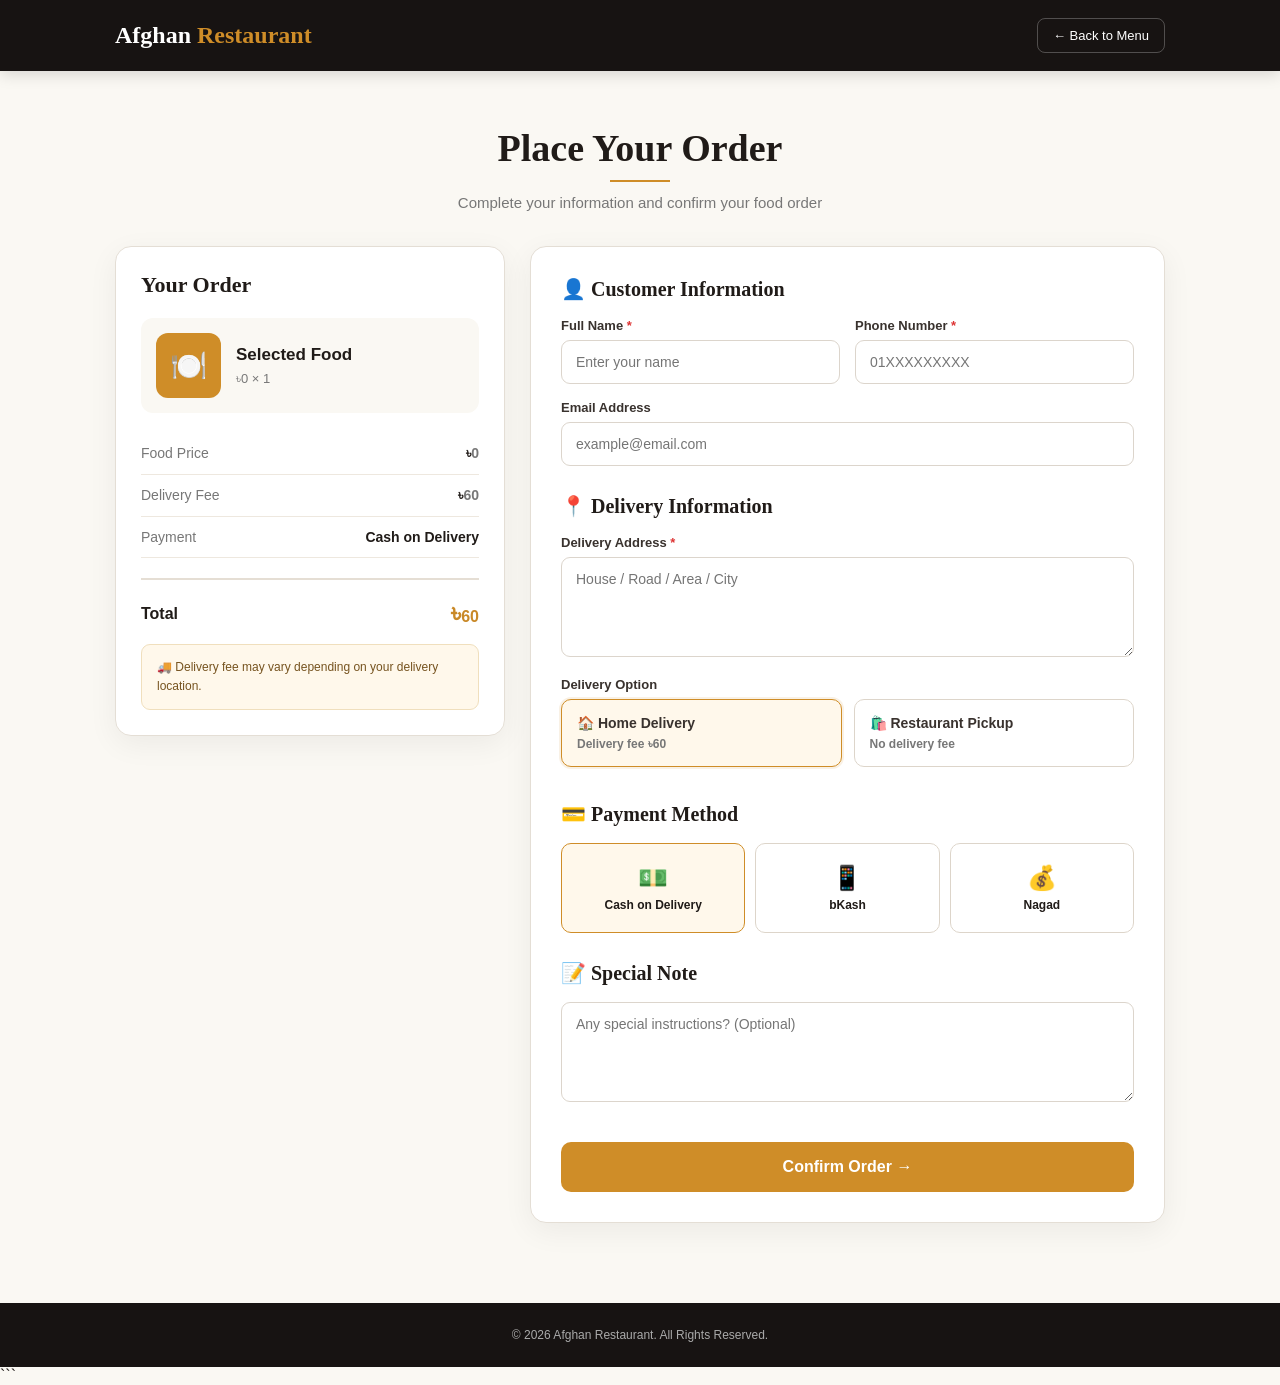
<file: order-index.html>
<!DOCTYPE html>
<html lang="en">
<head>
  <meta charset="UTF-8">
  <meta name="viewport" content="width=device-width, initial-scale=1.0">

  <title>Place Your Order | Afghan Restaurant</title>

  <meta
    name="description"
    content="Place your food order online"
  >

  <style>

    * {
      box-sizing: border-box;
      margin: 0;
      padding: 0;
    }

    body {
      font-family: Arial, Helvetica, sans-serif;
      background: #faf8f3;
      color: #201b18;
    }

    button,
    input,
    textarea,
    select {
      font-family: inherit;
    }

    /* =========================
       HEADER
    ========================= */

    .order-header {
      background: #171312;
      color: white;
      padding: 18px 20px;
      position: sticky;
      top: 0;
      z-index: 1000;
      box-shadow: 0 3px 15px rgba(0,0,0,.15);
    }

    .header-inner {
      max-width: 1050px;
      margin: auto;
      display: flex;
      align-items: center;
      justify-content: space-between;
      gap: 20px;
    }

    .restaurant-name {
      font-family: Georgia, serif;
      font-size: 24px;
      font-weight: 700;
    }

    .restaurant-name span {
      color: #cf8d28;
    }

    .back-menu {
      text-decoration: none;
      color: white;
      border: 1px solid rgba(255,255,255,.25);
      padding: 9px 15px;
      border-radius: 8px;
      font-size: 13px;
      transition: .25s;
    }

    .back-menu:hover {
      background: #cf8d28;
      border-color: #cf8d28;
    }


    /* =========================
       MAIN
    ========================= */

    .order-page {
      min-height: calc(100vh - 70px);
      padding: 55px 18px 80px;
    }

    .order-container {
      max-width: 1050px;
      margin: auto;
    }

    .page-title {
      text-align: center;
      margin-bottom: 35px;
    }

    .page-title h1 {
      font-family: Georgia, serif;
      font-size: 38px;
      margin-bottom: 10px;
    }

    .page-title span {
      display: block;
      width: 60px;
      height: 2px;
      background: #cf8d28;
      margin: 0 auto 12px;
    }

    .page-title p {
      color: #777;
      font-size: 15px;
    }


    /* =========================
       GRID
    ========================= */

    .order-layout {
      display: grid;
      grid-template-columns: 390px 1fr;
      gap: 25px;
      align-items: start;
    }


    /* =========================
       ORDER SUMMARY
    ========================= */

    .order-summary,
    .customer-form {
      background: white;
      border: 1px solid #e4ded5;
      border-radius: 16px;
      box-shadow: 0 8px 30px rgba(0,0,0,.06);
    }

    .order-summary {
      padding: 25px;
      position: sticky;
      top: 95px;
    }

    .card-title {
      font-family: Georgia, serif;
      font-size: 22px;
      margin-bottom: 20px;
    }

    .food-box {
      display: flex;
      align-items: center;
      gap: 15px;
      background: #faf8f3;
      border-radius: 12px;
      padding: 15px;
      margin-bottom: 20px;
    }

    .food-icon {
      width: 65px;
      height: 65px;
      background: #cf8d28;
      color: white;
      border-radius: 12px;
      display: flex;
      align-items: center;
      justify-content: center;
      font-size: 30px;
      flex-shrink: 0;
    }

    .food-info {
      min-width: 0;
    }

    .food-info h3 {
      font-size: 17px;
      margin-bottom: 6px;
      word-break: break-word;
    }

    .food-info p {
      color: #777;
      font-size: 13px;
    }

    .summary-row {
      display: flex;
      justify-content: space-between;
      gap: 15px;
      padding: 12px 0;
      border-bottom: 1px solid #eee8df;
      font-size: 14px;
    }

    .summary-row span:first-child {
      color: #777;
    }

    .summary-row strong {
      text-align: right;
    }

    .total-row {
      display: flex;
      justify-content: space-between;
      align-items: center;
      margin-top: 20px;
      padding-top: 18px;
      border-top: 2px solid #e5ded4;
    }

    .total-row span {
      font-weight: 700;
      font-size: 16px;
    }

    .total-price {
      color: #c98928;
      font-size: 26px;
      font-weight: 800;
    }


    /* =========================
       CUSTOMER FORM
    ========================= */

    .customer-form {
      padding: 30px;
    }

    .form-section {
      margin-bottom: 28px;
    }

    .form-section:last-child {
      margin-bottom: 0;
    }

    .form-section h3 {
      font-family: Georgia, serif;
      font-size: 20px;
      margin-bottom: 17px;
    }

    .input-group {
      margin-bottom: 16px;
    }

    .input-group label {
      display: block;
      margin-bottom: 7px;
      font-size: 13px;
      font-weight: 700;
      color: #39322e;
    }

    .required {
      color: #d33;
    }

    .input-group input,
    .input-group textarea,
    .input-group select {
      width: 100%;
      border: 1px solid #dcd5cc;
      background: #fff;
      border-radius: 9px;
      padding: 13px 14px;
      outline: none;
      font-size: 14px;
      color: #222;
      transition: .2s;
    }

    .input-group textarea {
      min-height: 100px;
      resize: vertical;
    }

    .input-group input:focus,
    .input-group textarea:focus,
    .input-group select:focus {
      border-color: #cf8d28;
      box-shadow: 0 0 0 3px rgba(207,141,40,.10);
    }

    .two-columns {
      display: grid;
      grid-template-columns: 1fr 1fr;
      gap: 15px;
    }


    /* =========================
       DELIVERY OPTIONS
    ========================= */

    .delivery-options {
      display: grid;
      grid-template-columns: 1fr 1fr;
      gap: 12px;
    }

    .delivery-option {
      position: relative;
    }

    .delivery-option input {
      position: absolute;
      opacity: 0;
      pointer-events: none;
    }

    .delivery-label {
      display: block;
      border: 1px solid #ddd5ca;
      border-radius: 10px;
      padding: 15px;
      cursor: pointer;
      transition: .2s;
      background: white;
    }

    .delivery-label strong {
      display: block;
      font-size: 14px;
      margin-bottom: 5px;
    }

    .delivery-label small {
      color: #777;
      font-size: 12px;
    }

    .delivery-option input:checked + .delivery-label {
      border-color: #cf8d28;
      background: #fff8eb;
      box-shadow: 0 0 0 2px rgba(207,141,40,.12);
    }


    /* =========================
       PAYMENT
    ========================= */

    .payment-options {
      display: grid;
      grid-template-columns: repeat(3, 1fr);
      gap: 10px;
    }

    .payment-option {
      position: relative;
    }

    .payment-option input {
      position: absolute;
      opacity: 0;
      pointer-events: none;
    }

    .payment-label {
      display: flex;
      flex-direction: column;
      align-items: center;
      justify-content: center;
      text-align: center;
      min-height: 90px;
      border: 1px solid #ddd5ca;
      border-radius: 10px;
      cursor: pointer;
      padding: 10px;
      transition: .2s;
      background: white;
    }

    .payment-label .payment-icon {
      font-size: 24px;
      margin-bottom: 6px;
    }

    .payment-label span {
      font-size: 12px;
      font-weight: 700;
    }

    .payment-option input:checked + .payment-label {
      border-color: #cf8d28;
      background: #fff8eb;
    }


    /* =========================
       CONFIRM BUTTON
    ========================= */

    .place-order-btn {
      width: 100%;
      border: none;
      background: #cf8d28;
      color: white;
      padding: 16px;
      border-radius: 10px;
      font-size: 16px;
      font-weight: 800;
      cursor: pointer;
      transition: .25s;
      margin-top: 8px;
    }

    .place-order-btn:hover {
      background: #ad701c;
      transform: translateY(-1px);
    }


    /* =========================
       NOTICE
    ========================= */

    .order-notice {
      background: #fff8eb;
      border: 1px solid #f0dfbd;
      color: #76531f;
      padding: 13px 15px;
      border-radius: 9px;
      font-size: 12px;
      line-height: 1.6;
      margin-top: 15px;
    }


    /* =========================
       SUCCESS MODAL
    ========================= */

    .success-overlay {
      position: fixed;
      inset: 0;
      background: rgba(0,0,0,.65);
      display: none;
      align-items: center;
      justify-content: center;
      padding: 20px;
      z-index: 99999;
    }

    .success-overlay.show {
      display: flex;
    }

    .success-modal {
      width: 100%;
      max-width: 450px;
      background: white;
      border-radius: 18px;
      padding: 32px;
      text-align: center;
      box-shadow: 0 25px 80px rgba(0,0,0,.3);
      animation: successPopup .3s ease;
    }

    @keyframes successPopup {

      from {
        opacity: 0;
        transform: scale(.9) translateY(20px);
      }

      to {
        opacity: 1;
        transform: scale(1) translateY(0);
      }

    }

    .success-icon {
      width: 75px;
      height: 75px;
      margin: 0 auto 15px;
      border-radius: 50%;
      background: #cf8d28;
      color: white;
      display: flex;
      align-items: center;
      justify-content: center;
      font-size: 38px;
    }

    .success-modal h2 {
      font-family: Georgia, serif;
      margin-bottom: 10px;
    }

    .success-modal p {
      color: #666;
      font-size: 14px;
      line-height: 1.6;
    }

    .order-number {
      margin: 18px 0;
      padding: 13px;
      background: #faf8f3;
      border-radius: 8px;
      font-weight: 700;
    }

    .success-buttons {
      display: flex;
      gap: 10px;
      margin-top: 20px;
    }

    .success-buttons button,
    .success-buttons a {
      flex: 1;
      text-decoration: none;
      border: none;
      padding: 13px 10px;
      border-radius: 8px;
      cursor: pointer;
      font-size: 13px;
      font-weight: 700;
    }

    .home-btn {
      background: #171312;
      color: white;
    }

    .whatsapp-btn {
      background: #25D366;
      color: white;
    }


    /* =========================
       FOOTER
    ========================= */

    .order-footer {
      text-align: center;
      background: #171312;
      color: #aaa;
      padding: 25px 15px;
      font-size: 12px;
    }


    /* =========================
       RESPONSIVE
    ========================= */

    @media (max-width: 850px) {

      .order-layout {
        grid-template-columns: 1fr;
      }

      .order-summary {
        position: static;
      }

    }

    @media (max-width: 600px) {

      .order-page {
        padding: 40px 13px 60px;
      }

      .page-title h1 {
        font-size: 30px;
      }

      .customer-form {
        padding: 20px;
      }

      .order-summary {
        padding: 20px;
      }

      .two-columns {
        grid-template-columns: 1fr;
        gap: 0;
      }

      .delivery-options {
        grid-template-columns: 1fr;
      }

      .payment-options {
        grid-template-columns: 1fr;
      }

      .header-inner {
        gap: 10px;
      }

      .restaurant-name {
        font-size: 19px;
      }

      .back-menu {
        font-size: 12px;
        padding: 8px 10px;
      }

      .success-buttons {
        flex-direction: column;
      }

    }

  </style>
</head>


<body>


<!-- =========================
     HEADER
========================= -->

<header class="order-header">

  <div class="header-inner">

    <div class="restaurant-name">
      Afghan <span>Restaurant</span>
    </div>

    <a href="index.html#menu" class="back-menu">
      ← Back to Menu
    </a>

  </div>

</header>



<!-- =========================
     ORDER PAGE
========================= -->

<main class="order-page">

  <div class="order-container">


    <div class="page-title">

      <h1>Place Your Order</h1>

      <span></span>

      <p>
        Complete your information and confirm your food order
      </p>

    </div>



    <div class="order-layout">


      <!-- =========================
           ORDER SUMMARY
      ========================= -->

      <aside class="order-summary">

        <h2 class="card-title">
          Your Order
        </h2>


        <div class="food-box">

          <div class="food-icon">
            🍽️
          </div>

          <div class="food-info">

            <h3 id="summaryFoodName">
              Food Name
            </h3>

            <p>
              ৳<span id="summaryUnitPrice">0</span>
              ×
              <span id="summaryQty">1</span>
            </p>

          </div>

        </div>


        <div class="summary-row">

          <span>Food Price</span>

          <strong>
            ৳<span id="foodSubtotal">0</span>
          </strong>

        </div>


        <div class="summary-row">

          <span>Delivery Fee</span>

          <strong>
            ৳<span id="deliveryFee">60</span>
          </strong>

        </div>


        <div class="summary-row">

          <span>Payment</span>

          <strong id="summaryPayment">
            Cash on Delivery
          </strong>

        </div>


        <div class="total-row">

          <span>Total</span>

          <strong class="total-price">
            ৳<span id="grandTotal">60</span>
          </strong>

        </div>


        <div class="order-notice">

          🚚 Delivery fee may vary depending on
          your delivery location.

        </div>

      </aside>



      <!-- =========================
           CUSTOMER FORM
      ========================= -->

      <section class="customer-form">


        <form id="orderForm">


          <!-- CUSTOMER -->

          <div class="form-section">

            <h3>
              👤 Customer Information
            </h3>


            <div class="two-columns">

              <div class="input-group">

                <label>
                  Full Name
                  <span class="required">*</span>
                </label>

                <input
                  type="text"
                  id="customerName"
                  placeholder="Enter your name"
                  required
                >

              </div>


              <div class="input-group">

                <label>
                  Phone Number
                  <span class="required">*</span>
                </label>

                <input
                  type="tel"
                  id="customerPhone"
                  placeholder="01XXXXXXXXX"
                  required
                >

              </div>

            </div>


            <div class="input-group">

              <label>
                Email Address
              </label>

              <input
                type="email"
                id="customerEmail"
                placeholder="example@email.com"
              >

            </div>

          </div>



          <!-- DELIVERY -->

          <div class="form-section">

            <h3>
              📍 Delivery Information
            </h3>


            <div class="input-group">

              <label>
                Delivery Address
                <span class="required">*</span>
              </label>

              <textarea
                id="deliveryAddress"
                placeholder="House / Road / Area / City"
                required
              ></textarea>

            </div>


            <div class="input-group">

              <label>
                Delivery Option
              </label>


              <div class="delivery-options">


                <div class="delivery-option">

                  <input
                    type="radio"
                    name="delivery"
                    id="homeDelivery"
                    value="Home Delivery"
                    checked
                    onchange="updateTotal()"
                  >

                  <label
                    for="homeDelivery"
                    class="delivery-label"
                  >

                    <strong>
                      🏠 Home Delivery
                    </strong>

                    <small>
                      Delivery fee ৳60
                    </small>

                  </label>

                </div>


                <div class="delivery-option">

                  <input
                    type="radio"
                    name="delivery"
                    id="restaurantPickup"
                    value="Restaurant Pickup"
                    onchange="updateTotal()"
                  >

                  <label
                    for="restaurantPickup"
                    class="delivery-label"
                  >

                    <strong>
                      🛍️ Restaurant Pickup
                    </strong>

                    <small>
                      No delivery fee
                    </small>

                  </label>

                </div>


              </div>

            </div>

          </div>



          <!-- PAYMENT -->

          <div class="form-section">

            <h3>
              💳 Payment Method
            </h3>


            <div class="payment-options">


              <div class="payment-option">

                <input
                  type="radio"
                  name="payment"
                  id="cod"
                  value="Cash on Delivery"
                  checked
                  onchange="updatePaymentText()"
                >

                <label
                  for="cod"
                  class="payment-label"
                >

                  <div class="payment-icon">
                    💵
                  </div>

                  <span>
                    Cash on Delivery
                  </span>

                </label>

              </div>


              <div class="payment-option">

                <input
                  type="radio"
                  name="payment"
                  id="bkash"
                  value="bKash"
                  onchange="updatePaymentText()"
                >

                <label
                  for="bkash"
                  class="payment-label"
                >

                  <div class="payment-icon">
                    📱
                  </div>

                  <span>
                    bKash
                  </span>

                </label>

              </div>


              <div class="payment-option">

                <input
                  type="radio"
                  name="payment"
                  id="nagad"
                  value="Nagad"
                  onchange="updatePaymentText()"
                >

                <label
                  for="nagad"
                  class="payment-label"
                >

                  <div class="payment-icon">
                    💰
                  </div>

                  <span>
                    Nagad
                  </span>

                </label>

              </div>


            </div>

          </div>



          <!-- NOTE -->

          <div class="form-section">

            <h3>
              📝 Special Note
            </h3>

            <div class="input-group">

              <textarea
                id="orderNote"
                placeholder="Any special instructions? (Optional)"
              ></textarea>

            </div>

          </div>



          <!-- BUTTON -->

          <button
            type="submit"
            class="place-order-btn"
          >

            Confirm Order →
            
          </button>


        </form>

      </section>

    </div>

  </div>

</main>



<!-- =========================
     SUCCESS MODAL
========================= -->

<div
  class="success-overlay"
  id="successOverlay"
>

  <div class="success-modal">

    <div class="success-icon">
      ✓
    </div>

    <h2>
      Order Received!
    </h2>

    <p>
      Thank you for your order.
      We have received your order information.
    </p>


    <div class="order-number">

      Order ID:
      <span id="orderNumber">
        SM000000
      </span>

    </div>


    <p>
      Our team will contact you shortly
      to confirm your order.
    </p>


    <div class="success-buttons">

      <button
        class="home-btn"
        onclick="goHome()"
      >
        Back to Home
      </button>


      <a
        href="#"
        class="whatsapp-btn"
        id="whatsappOrderBtn"
        target="_blank"
      >
        WhatsApp Order
      </a>

    </div>

  </div>

</div>



<!-- =========================
     FOOTER
========================= -->

<footer class="order-footer">

  © 2026 Afghan Restaurant.
  All Rights Reserved.

</footer>



<script>

  /* =========================
     READ URL DATA
  ========================= */

  const urlParams =
    new URLSearchParams(window.location.search);


  let foodName =
    urlParams.get('food') || 'Selected Food';


  let unitPrice =
    Number(urlParams.get('price')) || 0;


  let quantity =
    Number(urlParams.get('qty')) || 1;


  let foodTotal =
    Number(urlParams.get('total')) ||
    (unitPrice * quantity);


  /* =========================
     DELIVERY FEE
  ========================= */

  let deliveryFee = 60;


  /* =========================
     DISPLAY ORDER
  ========================= */

  document.getElementById(
    'summaryFoodName'
  ).textContent = foodName;


  document.getElementById(
    'summaryUnitPrice'
  ).textContent = unitPrice;


  document.getElementById(
    'summaryQty'
  ).textContent = quantity;


  document.getElementById(
    'foodSubtotal'
  ).textContent = foodTotal;


  document.getElementById(
    'deliveryFee'
  ).textContent = deliveryFee;


  updateTotal();


  /* =========================
     UPDATE TOTAL
  ========================= */

  function updateTotal() {

    const pickup =
      document.getElementById(
        'restaurantPickup'
      ).checked;


    deliveryFee =
      pickup ? 0 : 60;


    const total =
      foodTotal + deliveryFee;


    document.getElementById(
      'deliveryFee'
    ).textContent = deliveryFee;


    document.getElementById(
      'grandTotal'
    ).textContent = total;

  }


  /* =========================
     PAYMENT TEXT
  ========================= */

  function updatePaymentText() {

    const selected =
      document.querySelector(
        'input[name="payment"]:checked'
      );


    if (selected) {

      document.getElementById(
        'summaryPayment'
      ).textContent =
        selected.value;

    }

  }


  /* =========================
     CREATE ORDER ID
  ========================= */

  function createOrderId() {

    const random =
      Math.floor(
        100000 + Math.random() * 900000
      );


    return 'SM' + random;

  }


  /* =========================
     FORM SUBMIT
  ========================= */

  document
    .getElementById('orderForm')
    .addEventListener('submit', function(e) {

      e.preventDefault();


      const name =
        document
          .getElementById('customerName')
          .value
          .trim();


      const phone =
        document
          .getElementById('customerPhone')
          .value
          .trim();


      const email =
        document
          .getElementById('customerEmail')
          .value
          .trim();


      const address =
        document
          .getElementById('deliveryAddress')
          .value
          .trim();


      const note =
        document
          .getElementById('orderNote')
          .value
          .trim();


      const delivery =
        document
          .querySelector(
            'input[name="delivery"]:checked'
          )
          .value;


      const payment =
        document
          .querySelector(
            'input[name="payment"]:checked'
          )
          .value;


      if (!name || !phone || !address) {

        alert(
          'Please fill in all required information.'
        );

        return;

      }


      /* =========================
         PHONE VALIDATION
      ========================= */

      const phonePattern =
        /^(?:\+8801|01)[3-9]\d{8}$/;


      if (!phonePattern.test(phone)) {

        alert(
          'Please enter a valid Bangladesh phone number.'
        );

        return;

      }


      /* =========================
         ORDER OBJECT
      ========================= */

      const orderId =
        createOrderId();


      const finalTotal =
        foodTotal + deliveryFee;


      const orderData = {

        orderId: orderId,

        food: foodName,

        unitPrice: unitPrice,

        quantity: quantity,

        foodTotal: foodTotal,

        deliveryFee: deliveryFee,

        total: finalTotal,

        customerName: name,

        phone: phone,

        email: email,

        address: address,

        delivery: delivery,

        payment: payment,

        note: note,

        status: 'Pending',

        date: new Date().toLocaleString()

      };


      /* =========================
         SAVE ORDER
      ========================= */

      let existingOrders =
        JSON.parse(
          localStorage.getItem(
            'restaurantOrders'
          )
        ) || [];


      existingOrders.push(orderData);


      localStorage.setItem(
        'restaurantOrders',
        JSON.stringify(existingOrders)
      );


      /* =========================
         SHOW ORDER ID
      ========================= */

      document.getElementById(
        'orderNumber'
      ).textContent = orderId;


      /* =========================
         WHATSAPP MESSAGE
      ========================= */

      const message =
        '🍽️ *NEW FOOD ORDER*' +
        '\n\n' +

        'Order ID: ' + orderId +

        '\nFood: ' + foodName +

        '\nQuantity: ' + quantity +

        '\nFood Total: ৳' + foodTotal +

        '\nDelivery Fee: ৳' + deliveryFee +

        '\nTotal: ৳' + finalTotal +

        '\n\n👤 Customer: ' + name +

        '\n📱 Phone: ' + phone +

        '\n📍 Address: ' + address +

        '\n🚚 Delivery: ' + delivery +

        '\n💳 Payment: ' + payment +

        (email
          ? '\n📧 Email: ' + email
          : '') +

        (note
          ? '\n📝 Note: ' + note
          : '');


      /*
        IMPORTANT:
        এখানে আপনার Restaurant-এর
        WhatsApp number বসাবেন।

        Example:
        8801XXXXXXXXX
      */

      const restaurantWhatsApp =
        '8801XXXXXXXXX';


      const whatsappUrl =
        'https://wa.me/' +
        restaurantWhatsApp +
        '?text=' +
        encodeURIComponent(message);


      document.getElementById(
        'whatsappOrderBtn'
      ).href = whatsappUrl;


      /* =========================
         SHOW SUCCESS
      ========================= */

      document
        .getElementById('successOverlay')
        .classList.add('show');


    });


  /* =========================
     GO HOME
  ========================= */

  function goHome() {

    window.location.href =
      'index.html';

  }


  /* =========================
     ESC KEY
  ========================= */

  document.addEventListener(
    'keydown',
    function(e) {

      if (
        e.key === 'Escape'
      ) {

        document
          .getElementById(
            'successOverlay'
          )
          .classList.remove('show');

      }

    }
  );

</script>

</body>
</html>
```
</file>
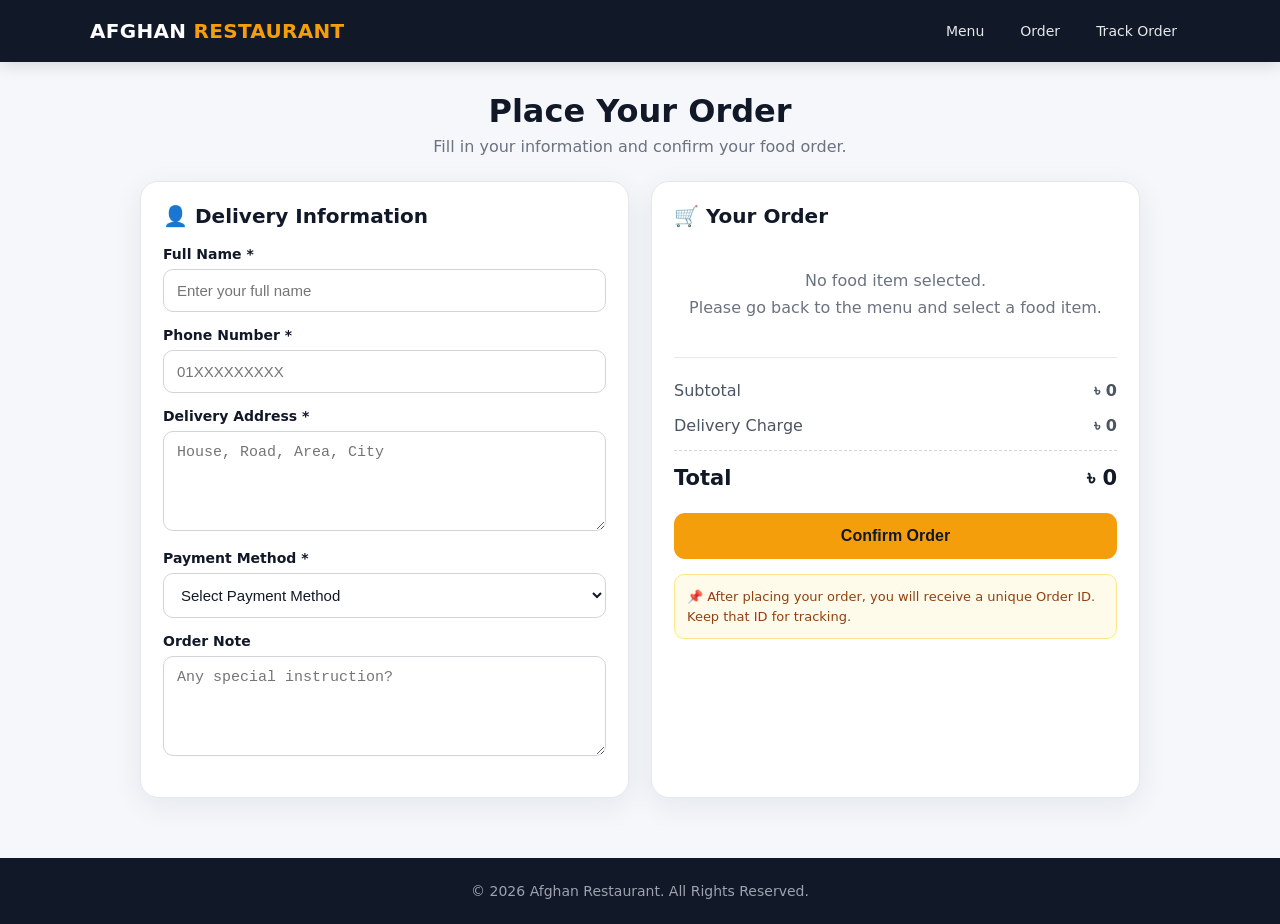
<file: order.html>
<!DOCTYPE html>
<html lang="en">
<head>
<meta charset="UTF-8">

<meta name="viewport"
      content="width=device-width, initial-scale=1.0">

<meta name="theme-color" content="#111827">

<title>Place Order | Afghan Restaurant</title>

<link rel="icon"
      href="https://raw.githubusercontent.com/yourdocuments/resturayafgan.github.io/main/favicon.png">

<style>
*{
    margin:0;
    padding:0;
    box-sizing:border-box;
}

body{
    font-family:
        Inter,
        system-ui,
        -apple-system,
        BlinkMacSystemFont,
        "Segoe UI",
        sans-serif;

    background:#f5f7fb;
    color:#111827;
    min-height:100vh;
}

a{
    text-decoration:none;
    color:inherit;
}

header{
    background:#111827;
    color:#fff;
    padding:15px 20px;
    position:sticky;
    top:0;
    z-index:100;
    box-shadow:0 4px 15px rgba(0,0,0,.12);
}

.nav{
    max-width:1100px;
    margin:auto;
    display:flex;
    align-items:center;
    justify-content:space-between;
    gap:15px;
}

.logo{
    font-size:20px;
    font-weight:800;
    letter-spacing:.3px;
}

.logo span{
    color:#f59e0b;
}

.nav-links{
    display:flex;
    gap:10px;
    flex-wrap:wrap;
}

.nav-links a{
    padding:8px 13px;
    border-radius:8px;
    font-size:14px;
    color:#e5e7eb;
}

.nav-links a:hover{
    background:#1f2937;
}

.container{
    width:min(100% - 30px, 1000px);
    margin:30px auto 60px;
}

.page-title{
    text-align:center;
    margin-bottom:25px;
}

.page-title h1{
    font-size:32px;
    margin-bottom:7px;
}

.page-title p{
    color:#6b7280;
}

.grid{
    display:grid;
    grid-template-columns:1fr 1fr;
    gap:22px;
}

.card{
    background:#fff;
    border-radius:18px;
    padding:22px;
    box-shadow:0 8px 30px rgba(15,23,42,.07);
    border:1px solid #e5e7eb;
}

.card h2{
    font-size:20px;
    margin-bottom:18px;
}

.form-group{
    margin-bottom:15px;
}

label{
    display:block;
    font-weight:700;
    font-size:14px;
    margin-bottom:7px;
}

input,
textarea,
select{
    width:100%;
    border:1px solid #d1d5db;
    border-radius:10px;
    padding:12px 13px;
    font-size:15px;
    outline:none;
    background:#fff;
    color:#111827;
    transition:.2s;
}

input:focus,
textarea:focus,
select:focus{
    border-color:#f59e0b;
    box-shadow:0 0 0 3px rgba(245,158,11,.12);
}

textarea{
    min-height:100px;
    resize:vertical;
}

.item-box{
    background:#f9fafb;
    border:1px solid #e5e7eb;
    border-radius:14px;
    padding:15px;
    margin-bottom:18px;
}

.item-top{
    display:flex;
    align-items:center;
    justify-content:space-between;
    gap:15px;
}

.item-name{
    font-size:17px;
    font-weight:800;
}

.item-price{
    font-weight:800;
    color:#b45309;
}

.qty-row{
    display:flex;
    align-items:center;
    gap:10px;
    margin-top:13px;
}

.qty-btn{
    width:38px;
    height:38px;
    border:0;
    border-radius:9px;
    background:#111827;
    color:#fff;
    font-size:20px;
    cursor:pointer;
}

.qty-btn:hover{
    background:#374151;
}

.qty-input{
    width:65px;
    text-align:center;
    padding:9px;
}

.remove-btn{
    margin-left:auto;
    border:0;
    background:#fee2e2;
    color:#b91c1c;
    padding:8px 11px;
    border-radius:8px;
    cursor:pointer;
    font-weight:700;
}

.empty{
    text-align:center;
    padding:25px 10px;
    color:#6b7280;
}

.summary{
    margin-top:15px;
    border-top:1px solid #e5e7eb;
    padding-top:15px;
}

.summary-row{
    display:flex;
    justify-content:space-between;
    gap:10px;
    padding:8px 0;
    color:#4b5563;
}

.summary-row.total{
    font-size:21px;
    font-weight:900;
    color:#111827;
    border-top:1px dashed #d1d5db;
    margin-top:7px;
    padding-top:15px;
}

.order-btn{
    width:100%;
    border:0;
    background:#f59e0b;
    color:#111827;
    padding:14px;
    border-radius:11px;
    font-size:16px;
    font-weight:900;
    cursor:pointer;
    margin-top:15px;
    transition:.2s;
}

.order-btn:hover{
    background:#d97706;
    color:#fff;
    transform:translateY(-1px);
}

.order-btn:disabled{
    opacity:.6;
    cursor:not-allowed;
    transform:none;
}

.note{
    background:#fffbeb;
    border:1px solid #fde68a;
    color:#92400e;
    padding:12px;
    border-radius:10px;
    font-size:13px;
    line-height:1.5;
    margin-top:15px;
}

.success{
    display:none;
    background:#ecfdf5;
    border:1px solid #a7f3d0;
    color:#065f46;
    padding:20px;
    border-radius:15px;
    margin-bottom:20px;
}

.success h3{
    margin-bottom:8px;
}

.success-id{
    font-size:22px;
    font-weight:900;
    margin:8px 0;
    color:#047857;
}

.track-btn{
    display:inline-block;
    background:#047857;
    color:#fff;
    padding:10px 15px;
    border-radius:9px;
    font-weight:800;
    margin-top:8px;
}

.track-btn:hover{
    background:#065f46;
}

footer{
    background:#111827;
    color:#9ca3af;
    text-align:center;
    padding:25px 15px;
    margin-top:50px;
    font-size:14px;
}

@media(max-width:750px){

    .grid{
        grid-template-columns:1fr;
    }

    .page-title h1{
        font-size:26px;
    }

    .nav{
        flex-direction:column;
    }

    .nav-links{
        justify-content:center;
    }
}
</style>
</head>

<body>

<header>
    <div class="nav">

        <a href="./index.html" class="logo">
            AFGHAN <span>RESTAURANT</span>
        </a>

        <div class="nav-links">
            <a href="./index.html">Menu</a>
            <a href="./order.html">Order</a>
            <a href="./track/">Track Order</a>
        </div>

    </div>
</header>


<main class="container">

    <div class="page-title">
        <h1>Place Your Order</h1>
        <p>Fill in your information and confirm your food order.</p>
    </div>


    <!-- SUCCESS -->
    <div class="success" id="successBox">

        <h3>✅ Order Placed Successfully!</h3>

        <p>Your Order ID is:</p>

        <div class="success-id" id="successOrderId">
            AFG00000000
        </div>

        <p>
            Please save this Order ID to track your delivery.
        </p>

        <a
            href="#"
            id="trackLink"
            class="track-btn">
            Track My Order
        </a>

    </div>


    <div class="grid">

        <!-- CUSTOMER INFORMATION -->
        <section class="card">

            <h2>👤 Delivery Information</h2>

            <form id="orderForm">

                <div class="form-group">
                    <label for="customerName">
                        Full Name *
                    </label>

                    <input
                        type="text"
                        id="customerName"
                        placeholder="Enter your full name"
                        required>
                </div>


                <div class="form-group">
                    <label for="customerPhone">
                        Phone Number *
                    </label>

                    <input
                        type="tel"
                        id="customerPhone"
                        placeholder="01XXXXXXXXX"
                        required>
                </div>


                <div class="form-group">
                    <label for="customerAddress">
                        Delivery Address *
                    </label>

                    <textarea
                        id="customerAddress"
                        placeholder="House, Road, Area, City"
                        required></textarea>
                </div>


                <div class="form-group">

                    <label for="paymentMethod">
                        Payment Method *
                    </label>

                    <select
                        id="paymentMethod"
                        required>

                        <option value="">
                            Select Payment Method
                        </option>

                        <option value="Cash on Delivery">
                            Cash on Delivery
                        </option>

                        <option value="bKash">
                            bKash
                        </option>

                        <option value="Nagad">
                            Nagad
                        </option>

                        <option value="Bank Transfer">
                            Bank Transfer
                        </option>

                    </select>

                </div>


                <div class="form-group">

                    <label for="customerNote">
                        Order Note
                    </label>

                    <textarea
                        id="customerNote"
                        placeholder="Any special instruction?"></textarea>

                </div>

            </form>

        </section>


        <!-- ORDER SUMMARY -->
        <section class="card">

            <h2>🛒 Your Order</h2>

            <div id="orderItems"></div>

            <div class="summary">

                <div class="summary-row">
                    <span>Subtotal</span>
                    <strong>
                        ৳ <span id="subtotal">0</span>
                    </strong>
                </div>

                <div class="summary-row">
                    <span>Delivery Charge</span>
                    <strong>
                        ৳ <span id="deliveryCharge">0</span>
                    </strong>
                </div>

                <div class="summary-row total">
                    <span>Total</span>
                    <strong>
                        ৳ <span id="grandTotal">0</span>
                    </strong>
                </div>

            </div>


            <button
                type="button"
                class="order-btn"
                id="placeOrderBtn">

                Confirm Order

            </button>


            <div class="note">

                📌 After placing your order, you will receive
                a unique Order ID. Keep that ID for tracking.

            </div>

        </section>

    </div>

</main>


<footer>
    © <span id="year"></span> Afghan Restaurant.
    All Rights Reserved.
</footer>


<script>

(function(){

"use strict";


/* =========================================
   SETTINGS
========================================= */

const ORDER_STORAGE_KEY = "shoppingMelaOrders";

const DELIVERY_CHARGE = 0;


/* =========================================
   ELEMENTS
========================================= */

const orderItemsEl =
    document.getElementById("orderItems");

const subtotalEl =
    document.getElementById("subtotal");

const deliveryChargeEl =
    document.getElementById("deliveryCharge");

const grandTotalEl =
    document.getElementById("grandTotal");

const placeOrderBtn =
    document.getElementById("placeOrderBtn");

const orderForm =
    document.getElementById("orderForm");

const successBox =
    document.getElementById("successBox");

const successOrderId =
    document.getElementById("successOrderId");

const trackLink =
    document.getElementById("trackLink");

document.getElementById("year").textContent =
    new Date().getFullYear();


/* =========================================
   HELPERS
========================================= */

function safeNumber(value){

    const number =
        Number(
            String(value || "")
            .replace(/[^\d.]/g,"")
        );

    return Number.isFinite(number)
        ? number
        : 0;
}


function getOrders(){

    try{

        const data =
            JSON.parse(
                localStorage.getItem(
                    ORDER_STORAGE_KEY
                ) || "[]"
            );

        return Array.isArray(data)
            ? data
            : [];

    }catch(error){

        return [];
    }
}


function saveOrders(orders){

    localStorage.setItem(
        ORDER_STORAGE_KEY,
        JSON.stringify(orders)
    );
}


/* =========================================
   ORDER ID
========================================= */

function generateOrderId(){

    let id = "";

    const orders = getOrders();

    do{

        const random =
            Math.floor(
                10000000 +
                Math.random() * 90000000
            );

        id = "AFG" + random;

    }while(
        orders.some(
            order =>
                String(order.id) === id
        )
    );

    return id;
}


/* =========================================
   GET DATA FROM URL / LOCAL STORAGE
========================================= */

function getIncomingProduct(){

    const params =
        new URLSearchParams(
            window.location.search
        );

    const name =
        params.get("name") ||
        params.get("product") ||
        params.get("item");

    const price =
        safeNumber(
            params.get("price")
        );

    const image =
        params.get("image") || "";

    const quantity =
        Math.max(
            1,
            safeNumber(
                params.get("quantity") || 1
            )
        );

    if(name){

        return {
            id:
                params.get("productId") ||
                Date.now().toString(),

            name:name,

            price:price,

            quantity:quantity,

            image:image
        };
    }

    return null;
}


/* =========================================
   INITIAL ORDER ITEMS
========================================= */

function loadInitialItems(){

    let items = [];


    /* Try current cart */

    const possibleCartKeys = [

        "shoppingMelaCart",

        "cart",

        "restaurantCart",

        "afghanRestaurantCart"

    ];


    for(const key of possibleCartKeys){

        try{

            const data =
                JSON.parse(
                    localStorage.getItem(key) || "null"
                );

            if(Array.isArray(data) && data.length){

                items = data.map(item => ({

                    id:
                        item.id ||
                        item.productId ||
                        Date.now().toString(),

                    name:
                        item.name ||
                        item.title ||
                        item.productName ||
                        "Food Item",

                    price:
                        safeNumber(
                            item.price ||
                            item.salePrice ||
                            item.amount
                        ),

                    quantity:
                        Math.max(
                            1,
                            safeNumber(
                                item.quantity ||
                                item.qty ||
                                1
                            )
                        ),

                    image:
                        item.image ||
                        item.img ||
                        ""

                }));

                break;
            }

        }catch(error){}
    }


    /* Try direct URL product */

    if(!items.length){

        const incoming =
            getIncomingProduct();

        if(incoming){

            items = [incoming];
        }
    }


    /* Try single saved product */

    if(!items.length){

        try{

            const savedProduct =
                JSON.parse(
                    localStorage.getItem(
                        "selectedProduct"
                    ) || "null"
                );

            if(savedProduct){

                items = [{

                    id:
                        savedProduct.id ||
                        Date.now().toString(),

                    name:
                        savedProduct.name ||
                        savedProduct.title ||
                        "Food Item",

                    price:
                        safeNumber(
                            savedProduct.price ||
                            savedProduct.salePrice
                        ),

                    quantity:
                        Math.max(
                            1,
                            safeNumber(
                                savedProduct.quantity ||
                                1
                            )
                        ),

                    image:
                        savedProduct.image || ""

                }];
            }

        }catch(error){}
    }


    return items;
}


let orderItems =
    loadInitialItems();


/* =========================================
   RENDER ITEMS
========================================= */

function renderItems(){

    orderItemsEl.innerHTML = "";


    if(!orderItems.length){

        orderItemsEl.innerHTML = `

            <div class="empty">

                <p>
                    No food item selected.
                </p>

                <p style="margin-top:8px">
                    Please go back to the menu
                    and select a food item.
                </p>

            </div>

        `;

        updateTotals();

        return;
    }


    orderItems.forEach(
        (item,index) => {

            const box =
                document.createElement("div");

            box.className = "item-box";


            box.innerHTML = `

                <div class="item-top">

                    <div>

                        <div class="item-name">
                            ${escapeHTML(item.name)}
                        </div>

                        <div
                            style="
                            color:#6b7280;
                            font-size:13px;
                            margin-top:4px;
                            ">

                            ৳ ${formatMoney(item.price)}
                            each

                        </div>

                    </div>

                    <div class="item-price">

                        ৳ ${formatMoney(
                            item.price *
                            item.quantity
                        )}

                    </div>

                </div>


                <div class="qty-row">

                    <button
                        type="button"
                        class="qty-btn"
                        data-action="minus"
                        data-index="${index}">

                        −

                    </button>


                    <input
                        type="number"
                        min="1"
                        class="qty-input"
                        data-index="${index}"
                        value="${item.quantity}">


                    <button
                        type="button"
                        class="qty-btn"
                        data-action="plus"
                        data-index="${index}">

                        +

                    </button>


                    <button
                        type="button"
                        class="remove-btn"
                        data-action="remove"
                        data-index="${index}">

                        Remove

                    </button>

                </div>

            `;


            orderItemsEl.appendChild(box);

        }
    );


    updateTotals();
}


/* =========================================
   ESCAPE HTML
========================================= */

function escapeHTML(value){

    return String(value ?? "")
        .replace(/&/g,"&amp;")
        .replace(/</g,"&lt;")
        .replace(/>/g,"&gt;")
        .replace(/"/g,"&quot;")
        .replace(/'/g,"&#039;");
}


/* =========================================
   MONEY
========================================= */

function formatMoney(value){

    return Number(value || 0)
        .toLocaleString("en-BD");
}


/* =========================================
   TOTALS
========================================= */

function getSubtotal(){

    return orderItems.reduce(
        (total,item) => {

            return total +
                (
                    safeNumber(item.price) *
                    Math.max(
                        1,
                        safeNumber(item.quantity)
                    )
                );

        },
        0
    );
}


function updateTotals(){

    const subtotal =
        getSubtotal();

    subtotalEl.textContent =
        formatMoney(subtotal);

    deliveryChargeEl.textContent =
        formatMoney(DELIVERY_CHARGE);

    grandTotalEl.textContent =
        formatMoney(
            subtotal +
            DELIVERY_CHARGE
        );
}


/* =========================================
   ITEM BUTTONS
========================================= */

orderItemsEl.addEventListener(
    "click",
    function(event){

        const button =
            event.target.closest(
                "button[data-action]"
            );

        if(!button) return;


        const index =
            Number(
                button.dataset.index
            );

        const action =
            button.dataset.action;


        if(!orderItems[index]) return;


        if(action === "minus"){

            orderItems[index].quantity =
                Math.max(
                    1,
                    Number(
                        orderItems[index].quantity
                    ) - 1
                );

        }


        if(action === "plus"){

            orderItems[index].quantity =
                Math.max(
                    1,
                    Number(
                        orderItems[index].quantity
                    ) + 1
                );

        }


        if(action === "remove"){

            orderItems.splice(index,1);

        }


        renderItems();

    }
);


orderItemsEl.addEventListener(
    "input",
    function(event){

        if(
            !event.target.matches(
                ".qty-input"
            )
        ) return;


        const index =
            Number(
                event.target.dataset.index
            );


        if(!orderItems[index]) return;


        orderItems[index].quantity =
            Math.max(
                1,
                safeNumber(
                    event.target.value
                )
            );


        updateTotals();

    }
);


/* =========================================
   PLACE ORDER
========================================= */

placeOrderBtn.addEventListener(
    "click",
    function(){

        if(!orderItems.length){

            alert(
                "Please select at least one food item."
            );

            return;
        }


        if(!orderForm.checkValidity()){

            orderForm.reportValidity();

            return;
        }


        const customerName =
            document
            .getElementById(
                "customerName"
            )
            .value
            .trim();


        const customerPhone =
            document
            .getElementById(
                "customerPhone"
            )
            .value
            .trim();


        const customerAddress =
            document
            .getElementById(
                "customerAddress"
            )
            .value
            .trim();


        const paymentMethod =
            document
            .getElementById(
                "paymentMethod"
            )
            .value;


        const customerNote =
            document
            .getElementById(
                "customerNote"
            )
            .value
            .trim();


        const subtotal =
            getSubtotal();


        const total =
            subtotal +
            DELIVERY_CHARGE;


        const orderId =
            generateOrderId();


        const now =
            new Date();


        const order = {

            id: orderId,

            orderId: orderId,

            customerName:
                customerName,

            customer:
                customerName,

            phone:
                customerPhone,

            customerPhone:
                customerPhone,

            address:
                customerAddress,

            customerAddress:
                customerAddress,

            payment:
                paymentMethod,

            paymentMethod:
                paymentMethod,

            note:
                customerNote,

            items:
                orderItems.map(
                    item => ({

                        id:
                            item.id,

                        name:
                            item.name,

                        productName:
                            item.name,

                        price:
                            safeNumber(
                                item.price
                            ),

                        quantity:
                            Math.max(
                                1,
                                safeNumber(
                                    item.quantity
                                )
                            ),

                        image:
                            item.image || ""

                    })
                ),

            product:
                orderItems[0]
                ? orderItems[0].name
                : "",

            productName:
                orderItems[0]
                ? orderItems[0].name
                : "",

            quantity:
                orderItems.reduce(
                    (sum,item) =>
                        sum +
                        Math.max(
                            1,
                            safeNumber(
                                item.quantity
                            )
                        ),
                    0
                ),

            subtotal:
                subtotal,

            deliveryCharge:
                DELIVERY_CHARGE,

            total:
                total,

            amount:
                total,

            totalAmount:
                total,

            status:
                "Pending",

            orderStatus:
                "Pending",

            createdAt:
                now.toISOString(),

            orderDate:
                now.toLocaleString(
                    "en-BD"
                )

        };


        /* Get existing orders */

        const orders =
            getOrders();


        /* Add newest order */

        orders.unshift(order);


        /* Save */

        saveOrders(orders);


        /* Also save latest order */

        localStorage.setItem(
            "shoppingMelaLatestOrder",
            JSON.stringify(order)
        );


        /* Save individual order */

        localStorage.setItem(
            "shoppingMelaOrder_" + orderId,
            JSON.stringify(order)
        );


        /* Success UI */

        successOrderId.textContent =
            orderId;


        const trackURL =
            "./track/?id=" +
            encodeURIComponent(
                orderId
            );


        trackLink.href =
            trackURL;


        successBox.style.display =
            "block";


        successBox.scrollIntoView({
            behavior:"smooth",
            block:"start"
        });


        placeOrderBtn.disabled =
            true;


        placeOrderBtn.textContent =
            "Order Placed ✓";


        /* Clear restaurant cart */

        [
            "shoppingMelaCart",
            "cart",
            "restaurantCart",
            "afghanRestaurantCart"
        ].forEach(
            key =>
                localStorage.removeItem(key)
        );

    }
);


/* =========================================
   START
========================================= */

renderItems();


})();

</script>

</body>
</html>
</file>
